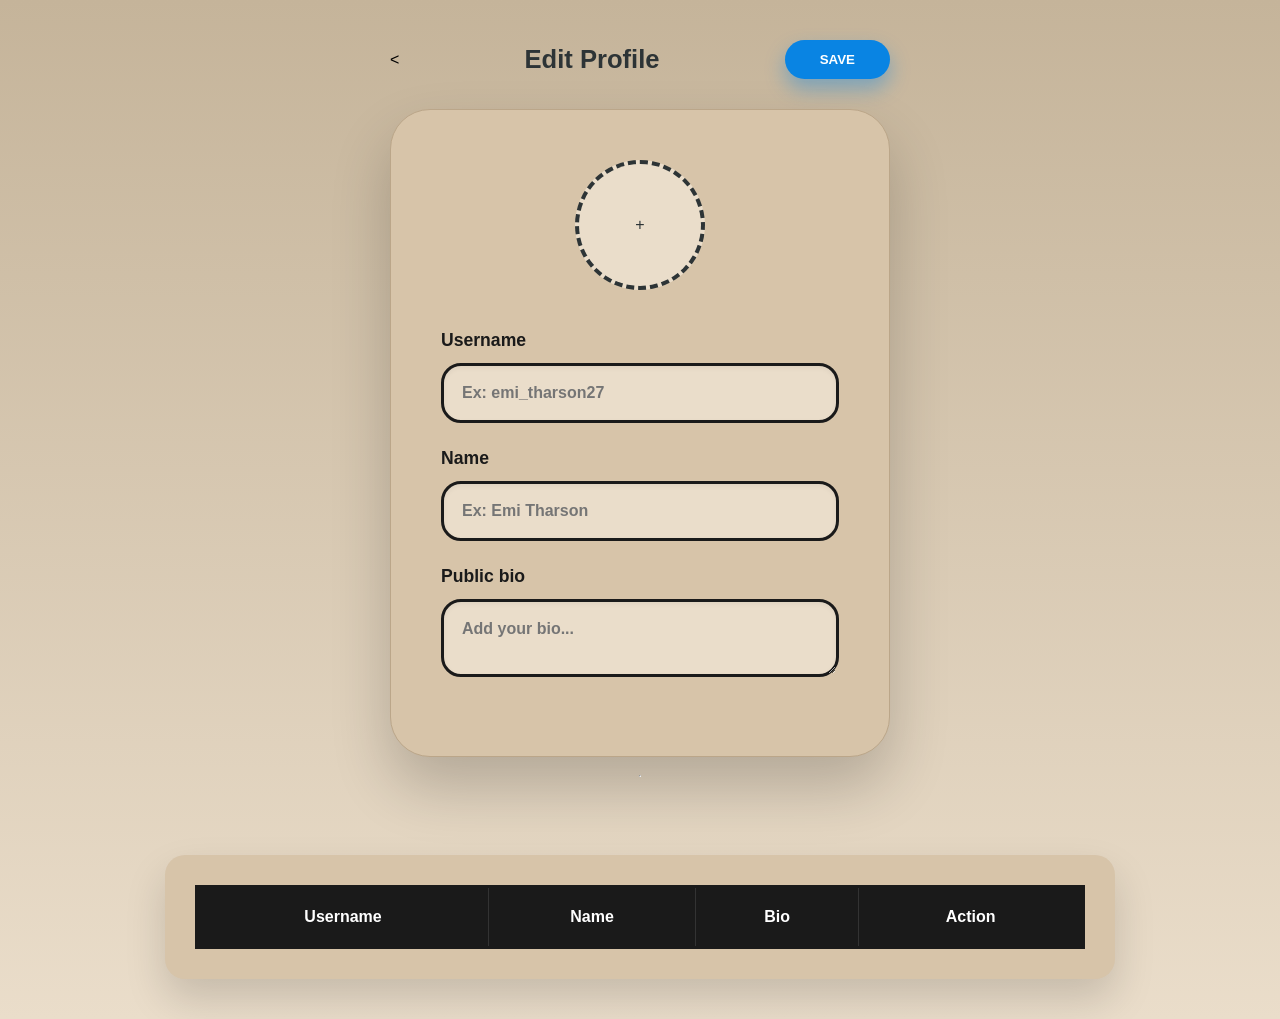
<file: index.html>
<!DOCTYPE html>
<html lang="en">
<head>
    <meta charset="UTF-8">
    <meta name="viewport" content="width=device-width, initial-scale=1.0">
    <title>Naratia - Edit Profile</title>
    <link rel="stylesheet" href="style.css">
</head>
<body>
    
    <div class="nav-atas">
        <span class="btn-back">&lt;</span>
        <h2>Edit Profile</h2>
        <button id="btn-simpan" class="btn-save">Save</button>
    </div>

    <div class="bungkus-form">
        
        <div class="kotak-foto">
            <span>+</span>
        </div>

        <div class="isian">
            <label>Username</label>
            <input type="text" id="username" placeholder="Ex: emi_tharson27">
        </div>

        <div class="isian">
            <label>Name</label>
            <input type="text" id="nama" placeholder="Ex: Emi Tharson">
        </div>

        <div class="isian">
            <label>Public bio</label>
            <textarea id="bio" placeholder="Add your bio..."></textarea>
        </div>
        
    </div>

    <br><hr><br>

    <div class="bungkus-tabel">
        <table border="1" id="tabel-profil">
            <thead>
                <tr>
                    <th>Username</th>
                    <th>Name</th>
                    <th>Bio</th>
                    <th>Action</th>
                </tr>
            </thead>
            <tbody id="data-tabel">
                </tbody>
        </table>
    </div>

    <script src="script.js"></script>
</body>
</html>
</file>
<file: style.css>
* {
    margin: 0;
    padding: 0;
    box-sizing: border-box;
    font-family: 'Segoe UI', Roboto, sans-serif;
}

body {
    
    background: linear-gradient(180deg, #c5b49a 0%, #eaddca 100%);
    display: flex;
    flex-direction: column;
    align-items: center;
    padding: 40px 20px;
    min-height: 100vh;
}


.nav-atas {
    width: 100%;
    max-width: 500px;
    display: flex;
    justify-content: space-between;
    align-items: center;
    margin-bottom: 30px;
}

.nav-atas h2 {
    font-size: 1.6rem;
    font-weight: 900;
    color: #2d3436; 
}

.btn-save {
    background-color: #0984e3;
    color: #ffffff;
    border: none;
    padding: 12px 35px;
    border-radius: 25px;
    font-weight: 800;
    text-transform: uppercase;
    cursor: pointer;
    box-shadow: 0 10px 20px rgba(9, 132, 227, 0.4); 
    transition: 0.3s ease;
}

.btn-save:hover {
    background-color: #0773c5;
    transform: translateY(-3px);
    box-shadow: 0 15px 25px rgba(9, 132, 227, 0.5);
}


.bungkus-form {
    background-color: #d7c4a9; 
    width: 100%;
    max-width: 500px;
    padding: 50px;
    border-radius: 40px;
   
    box-shadow: 0 30px 60px rgba(0, 0, 0, 0.2); 
    display: flex;
    flex-direction: column;
    align-items: center;
    border: 1px solid #bba689;
}

.kotak-foto {
    width: 130px;
    height: 130px;
    background-color: #eaddca;
    border: 4px dashed #2d3436;
    border-radius: 50%;
    display: flex;
    justify-content: center;
    align-items: center;
    margin-bottom: 40px;
    color: #2d3436;
}

.isian {
    width: 100%;
    margin-bottom: 25px;
}

.isian label {
    display: block;
    font-size: 1.1rem;
    font-weight: 900;
    margin-bottom: 12px;
    color: #1a1a1a; 
}

.isian input, .isian textarea {
    width: 100%;
    padding: 18px;
   
    border: 3px solid #1a1a1a; 
    border-radius: 20px;
    
    background-color: #eaddca; 
    outline: none;
    font-size: 1rem;
    color: #000000;
    font-weight: 700;
    box-shadow: inset 0 2px 5px rgba(0,0,0,0.05); 
    transition: 0.3s;
}

.isian input:focus, .isian textarea:focus {
    border-color: #0984e3;
    background-color: #f1e6d5;
}

.bungkus-tabel {
    margin-top: 60px;
    width: 100%;
    max-width: 950px;
    background: #d7c4a9; 
    padding: 30px;
    border-radius: 20px;
    box-shadow: 0 20px 40px rgba(0, 0, 0, 0.15);
}

table {
    width: 100%;
    border-collapse: collapse;
    border: 3px solid #1a1a1a;
}

th {
    background-color: #1a1a1a;
    color: #ffffff;
    padding: 20px;
    border: 1px solid #333;
}

td {
    padding: 18px;
    border: 2px solid #1a1a1a;
    color: #000;
    font-weight: 800;
}
</file>
